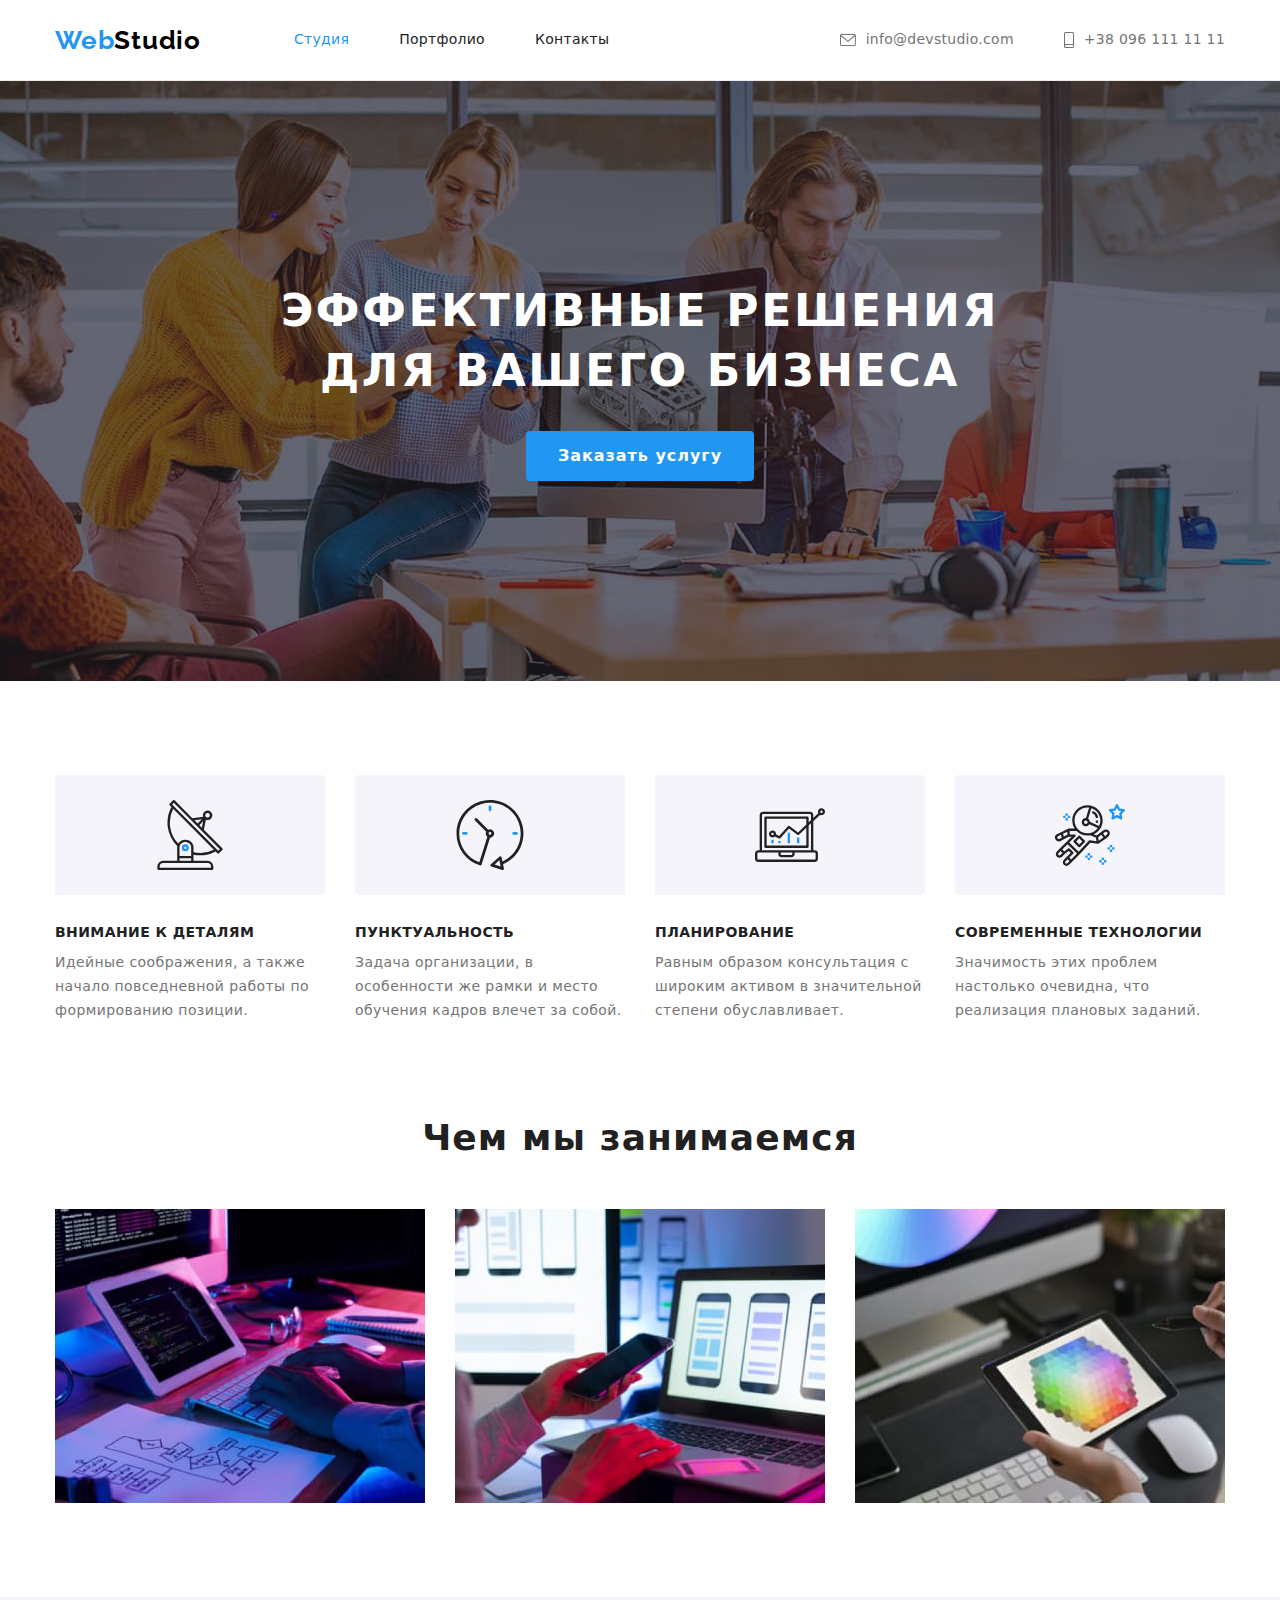
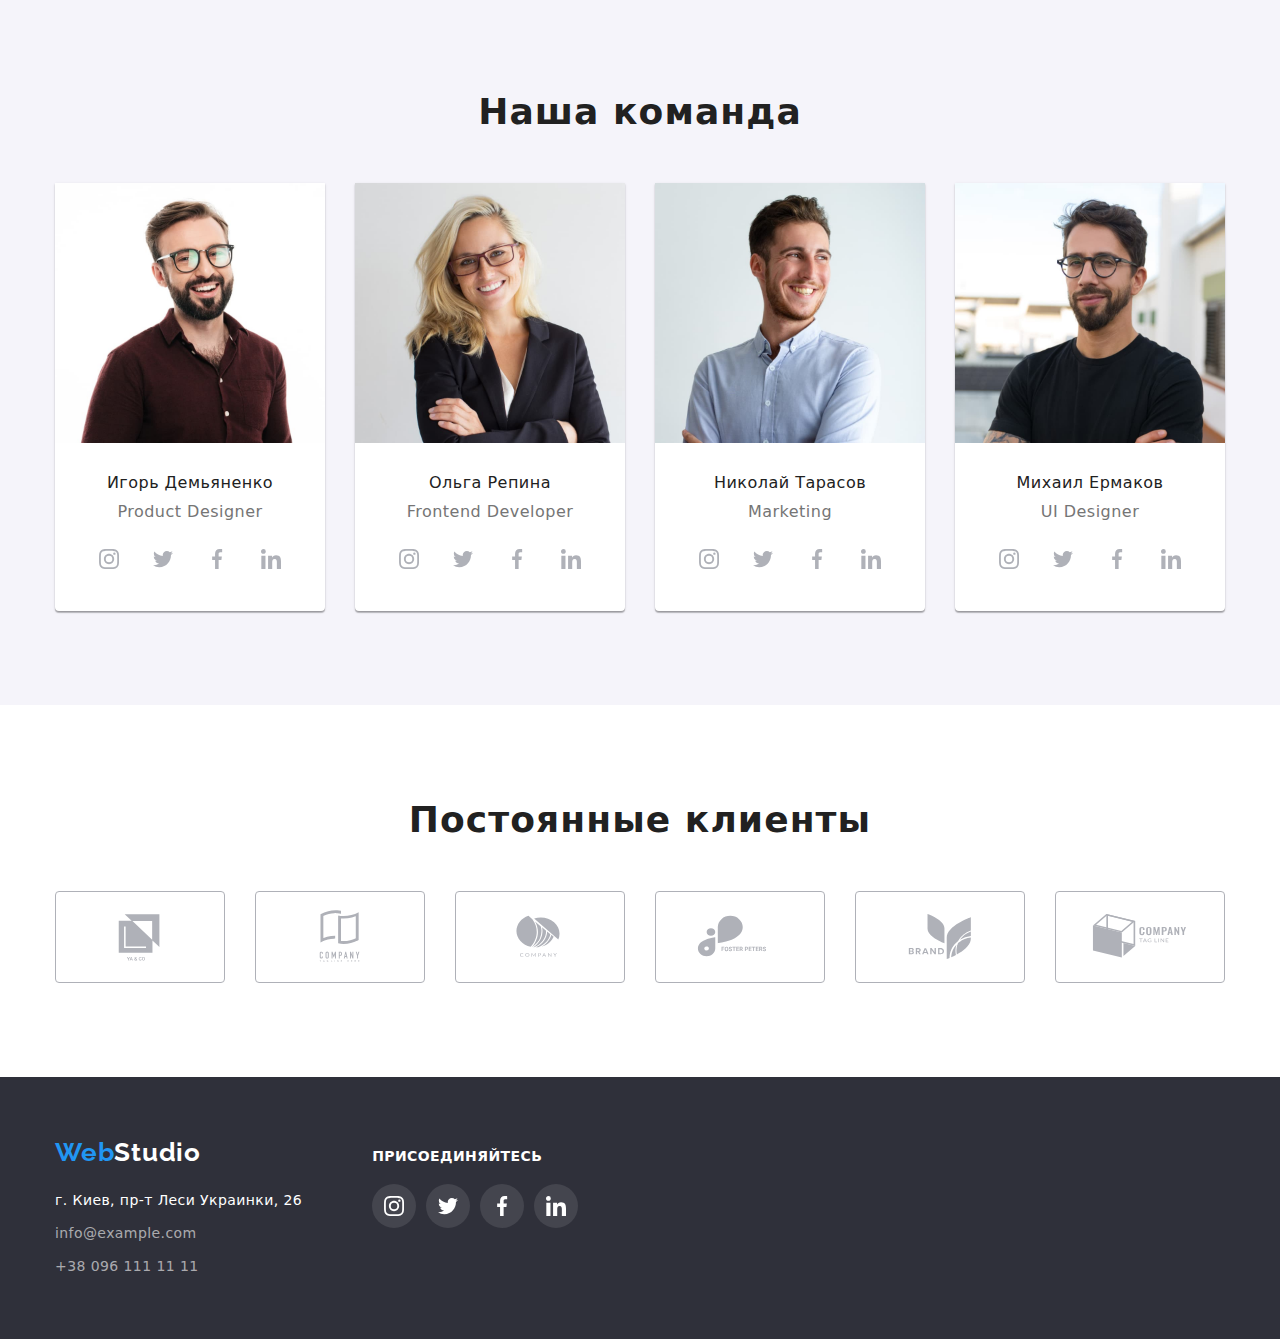
<file: index.html>
<!DOCTYPE html>
<html lang="ru">
<head>
    <meta charset="UTF-8">
    <meta http-equiv="X-UA-Compatible" content="IE=edge">
    <meta name="viewport" content="width=device-width, initial-scale=1.0">
    <link rel="preconnect" href="https://fonts.gstatic.com">
<link href="https://fonts.googleapis.com/css2?family=Raleway:wght@700&family=Roboto:wght@400;500;700;900&display=swap" rel="stylesheet">
<link rel="stylesheet" href="./css/style.css">
<link rel="stylesheet" href="https://cdnjs.cloudflare.com/ajax/libs/modern-normalize/1.0.0/modern-normalize.min.css">
    <title>Студия</title>
</head>
<body>
     <header>
        <div class="container navigation ">
       
                <nav>
                    <a href="#" aria-label="Страница WebStudio" class="logo"><span>Web</span>Studio</a>
                    <ul class="nav-items">
                        <li class="item"><a href="#" class="current-page">Студия</a></li>
                        <li class="item"><a href="./portfolio.html">Портфолио</a></li>
                        <li class="item"><a href="#">Контакты</a></li>
                        
                    </ul>
                </nav>
                <ul class="header-contacts">
                    <li class="item-contacts"> 
                        <a class="icon-link-header" href="mailto:info@devstudio.com"> <svg class="icon-header email"> <use href="./images/icon.svg#icon-envelope"></use></svg> </a> 
                        <a class="contacts-link-header" href="mailto:info@devstudio.com">info@devstudio.com</a>
                    </li>
                    <li class="item-contacts">
                        <a class="icon-link-header" href="tel:+380961111111"> <svg class="icon-header phone"> <use href="./images/icon.svg#icon-smartphone"></use></svg> </a> 
                        <a class="contacts-link-header" href="tel:+380961111111" >+38 096 111 11 11</a></li>
                </ul>                   
        
        </div>
    </header>
   
    <main>
    
            <!-- HERO -->
            
     <section class="hero">
        <div class="container">
        <h1>Эффективные решения <br> для вашего бизнеса</h1>
        <button type="button" class="btn-serves-reserved" >Заказать услугу</button>
        </div>
    </section>
    
      <!-- /HERO -->

      <!-- FEATURES -->
    
        <section class="features">
            <div class="container">
        <h2 class="visually-hidden">features</h2>  
       
    <ul class="features-list">
            <li class="feauters-list-item">
                <div class="icon-feauters">
                <svg  width="70" height="70" >
                    <use href="./images/icon.svg#icon-antenna" ></use>    
                </svg>
            </div>
            <h3>Внимание к деталям</h3>
            <p>Идейные соображения, а также начало повседневной работы по формированию позиции.</p>
        </li>
        <li class="feauters-list-item">
            <div class="icon-feauters">
                <svg  width="70" height="70" >
                    <use href="./images/icon.svg#icon-clock" ></use>    
                </svg>
            </div>
            <h3>Пунктуальность</h3>
            <p>Задача организации, в особенности же рамки и место обучения кадров влечет за собой.</p>
        </li>
        <li class="feauters-list-item">
            <div class="icon-feauters">
                <svg  width="70" height="70" >
                    <use href="./images/icon.svg#icon-diagram" ></use>    
                </svg>
            </div>
            <h3>Планирование</h3>
            <p>Равным образом консультация с широким активом в значительной степени обуславливает.</p>
        </li>
        <li class="feauters-list-item">
            <div class="icon-feauters">
                <svg  width="70" height="70" >
                    <use href="./images/icon.svg#icon-astronaut" ></use>    
                </svg>
            </div>
            <h3>Современные технологии</h3>
            <p>Значимость этих проблем настолько очевидна, что реализация плановых заданий.</p>
        </li>
    </ul>
        </div>
        </section>
        
            <!-- /FEATURES -->

            <!-- WHAT DO WE DO -->
   
        <section class="what-we-do">
            <div class="container"> 
                <h2>Чем мы занимаемся</h2>
            <ul class="what-we-do-cases">
                <li class="do-image"><img src="./images/box-1.jpg" alt="пишем код" width="370"></li>
                <li class="do-image"><img src="./images/box-2.jpg" alt="Разрабатываем приложения" width="370"></li>
                <li class="do-image"><img src="./images/box-3.jpg" alt="Оформляем красиво" width="370"></li>
            </ul>
            </div>
        </section>
    
     <!-- /WHAT DO WE DO -->

      <!-- OUR TEAM -->
  
           
    <section class="our-team-section">

    <div class="container">
        <h2>Наша команда</h2>
    
    <ul class="our-team-list">
        <li class="team-member">
            
            <img src="./images/img-1.jpg" alt="Игорь Демьяненко" width="270">
            <div class="wrapper-description">
                <h3>Игорь Демьяненко</h4>
                <p>Product Designer</p>
                <ul class="icon-social-links-wrapper">
                <li>
                <a href="#" class="social-link">
                <svg class="social-links-icon"  >
                    <use href="./images/icon.svg#icon-instagram" ></use>    
                </svg>
            </a>
                </li>
            <li>
            <a href="#" class="social-link">
                <svg class="social-links-icon"  >
                    <use href="./images/icon.svg#icon-twitter" ></use>    
                </svg>
            </a>
                </li>
            <li>
            <a href="#" class="social-link">
                <svg class="social-links-icon" >
                    <use href="./images/icon.svg#icon-facebook"></use>    
                </svg>
            </a>
                </li>
            <li>
            <a href="#" class="social-link">
                <svg class="social-links-icon" >
                    <use href="./images/icon.svg#icon-linkedin"></use>    
                </svg>
            </a>
             </li>
        </ul>
        </div>
        </li>
        <li class="team-member">
            <img src="./images/img-2.jpg" alt="Ольга Репина" width="270">
            <div class="wrapper-description">
                <h3>Ольга Репина</h4>
                <p>Frontend Developer</p>
                <ul class="icon-social-links-wrapper">
                    <li>
                    <a href="#" class="social-link">
                    <svg class="social-links-icon"  >
                        <use href="./images/icon.svg#icon-instagram" ></use>    
                    </svg>
                </a>
                    </li>
                <li>
                <a href="#" class="social-link">
                    <svg class="social-links-icon"  >
                        <use href="./images/icon.svg#icon-twitter" ></use>    
                    </svg>
                </a>
                    </li>
                <li>
                <a href="#" class="social-link">
                    <svg class="social-links-icon" >
                        <use href="./images/icon.svg#icon-facebook"></use>    
                    </svg>
                </a>
                    </li>
                <li>
                <a href="#" class="social-link">
                    <svg class="social-links-icon" >
                        <use href="./images/icon.svg#icon-linkedin"></use>    
                    </svg>
                </a>
                 </li>
            </ul>
            </div>
            
        </li>
        <li class="team-member">
            <img src="./images/img-3.jpg" alt="Николай Тарасов" width="270">
            <div class="wrapper-description">
                <h3>Николай Тарасов</h4>
                <p>Marketing</p>
                <ul class="icon-social-links-wrapper">
                    <li>
                    <a href="#" class="social-link">
                    <svg class="social-links-icon"  >
                        <use href="./images/icon.svg#icon-instagram" ></use>    
                    </svg>
                </a>
                    </li>
                <li>
                <a href="#" class="social-link">
                    <svg class="social-links-icon"  >
                        <use href="./images/icon.svg#icon-twitter" ></use>    
                    </svg>
                </a>
                    </li>
                <li>
                <a href="#" class="social-link">
                    <svg class="social-links-icon" >
                        <use href="./images/icon.svg#icon-facebook"></use>    
                    </svg>
                </a>
                    </li>
                <li>
                <a href="#" class="social-link">
                    <svg class="social-links-icon" >
                        <use href="./images/icon.svg#icon-linkedin"></use>    
                    </svg>
                </a>
                 </li>
            </ul>
            </div>
            
        </li>
        <li class="team-member">
            <img src="./images/img-4.jpg" alt="Михаил Ермаков" width="270">
            <div class="wrapper-description">
                <h3>Михаил Ермаков</h4>
                <p>UI Designer</p>
                <ul class="icon-social-links-wrapper">
                    <li>
                    <a href="#" class="social-link">
                    <svg class="social-links-icon"  >
                        <use href="./images/icon.svg#icon-instagram" ></use>    
                    </svg>
                </a>
                    </li>
                <li>
                <a href="#" class="social-link">
                    <svg class="social-links-icon"  >
                        <use href="./images/icon.svg#icon-twitter" ></use>    
                    </svg>
                </a>
                    </li>
                <li>
                <a href="#" class="social-link">
                    <svg class="social-links-icon" >
                        <use href="./images/icon.svg#icon-facebook"></use>    
                    </svg>
                </a>
                    </li>
                <li>
                <a href="#" class="social-link">
                    <svg class="social-links-icon" >
                        <use href="./images/icon.svg#icon-linkedin"></use>    
                    </svg>
                </a>
                 </li>
            </ul>
        </div>
        </li>
    </ul>
        </div>
    </section>
    
            <!-- /OUR TEAM -->      
    

            <!-- Regular customers-->
     
            <section class="regular-customers">
                <div class="container">
                <h2>Постоянные клиенты</h2>
               <ul class="regular-customers-list">
                   <li class="regular-client">
                       <a class="regular-client-link" href="#">
                           <svg class="client-logo">
                               <use href="./images/icon.svg#icon-logo"></use>
                           </svg>
                       </a>
                   </li>
                   <li class="regular-client">
                       <a class="regular-client-link"  href="#">
                           <svg class="client-logo">
                               <use href="./images/icon.svg#icon-logo-1"></use>
                           </svg>
                       </a>
                   </li>
                   <li class="regular-client">
                       <a class="regular-client-link" href="#">
                           <svg class="client-logo">
                               <use href="./images/icon.svg#icon-logo-2"></use>
                           </svg>
                       </a>
                   </li>
                   <li class="regular-client">
                       <a class="regular-client-link" href="#">
                           <svg class="client-logo">
                               <use href="./images/icon.svg#icon-logo-3"></use>
                           </svg>
                       </a>
                   </li>
                   <li class="regular-client">
                       <a class="regular-client-link" href="#">
                           <svg class="client-logo">
                               <use href="./images/icon.svg#icon-logo-4"></use>
                           </svg>
                       </a>
                   </li>
                   <li class="regular-client">
                       <a class="regular-client-link" href="#">
                           <svg class="client-logo">
                               <use href="./images/icon.svg#icon-logo-5"></use>
                           </svg>
                       </a>
                   </li>
               </ul>


                </div>
            </section>


            <!-- /Regular customers-->
        </main>
        
    
        <footer>
        <div class="container">
           <div class="wrapper-footer">
            <div> 
               <a href="#" aria-label="Страница WebStudio" class="logo">
                <span>Web</span><span>Studio</span></a>
    <address class="contacts">г. Киев, пр-т Леси Украинки, 26
        <a href="mailto:info@example.com">info@example.com</a>
        <a href="tel:+380961111111">+38 096 111 11 11</a>
    </address>
        </div>
        <div class="icon-social-links-footer">
        <h3>Присоединяйтесь</h3>
        <ul class="social-links-list-footer">
            <li class="social-link-icon-footer"><a href="#" class="social-link-footer">
                <svg class="social-links-icon"  >
                    <use href="./images/icon.svg#icon-instagram" ></use>    
                </svg>
            </a>
        </li>
            <li class="social-link-icon-footer">  <a href="#" class="social-link-footer">
                <svg class="social-links-icon"  >
                    <use href="./images/icon.svg#icon-twitter" ></use>    
                </svg>
            </a>
            </li>
            <li class="social-link-icon-footer"> <a href="#" class="social-link-footer">
                <svg class="social-links-icon" >
                    <use href="./images/icon.svg#icon-facebook"></use>    
                </svg>
            </a>
            </li>
            <li class="social-link-icon-footer"> <a href="#" class="social-link-footer">
                <svg class="social-links-icon" >
                    <use href="./images/icon.svg#icon-linkedin"></use>    
                </svg>
            </a>      
        </li>
        </ul>
                </div>
    </div>
        </footer>
    </div>
   
   

</body>
</html>
</file>
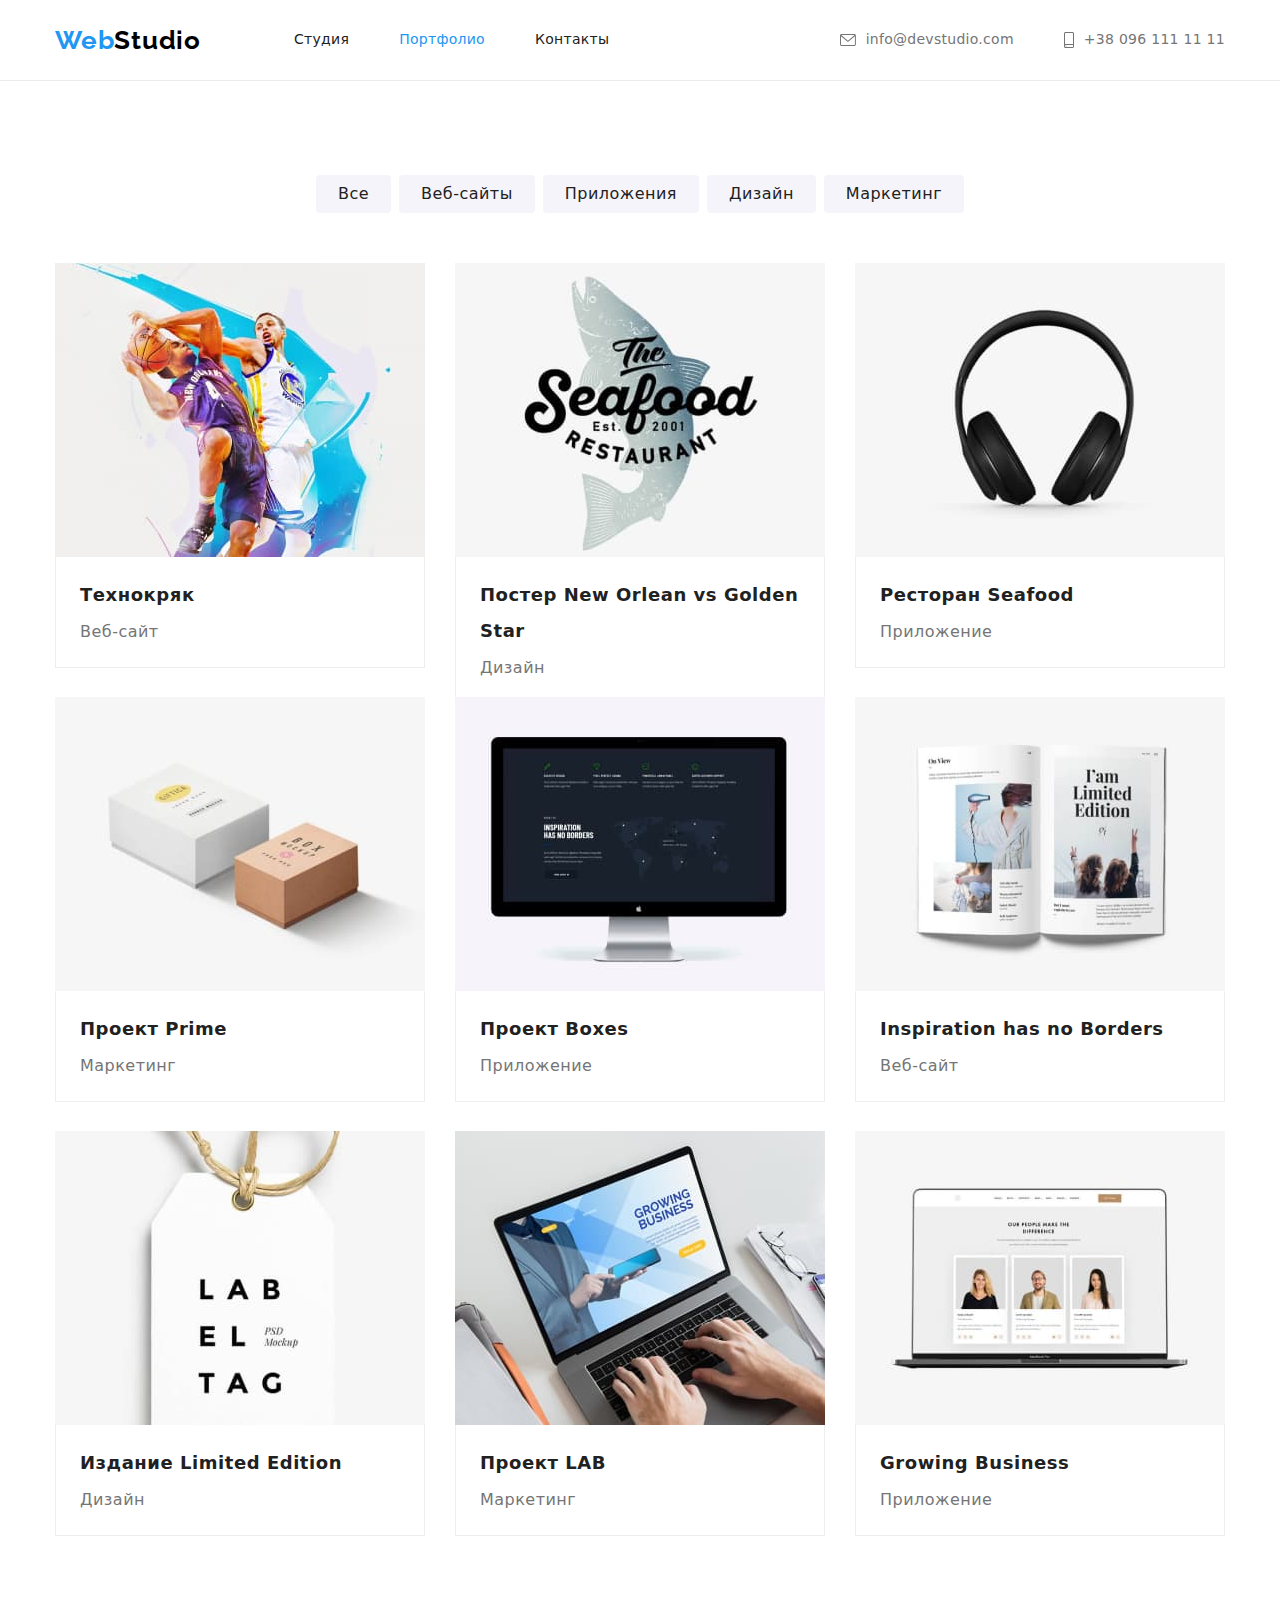
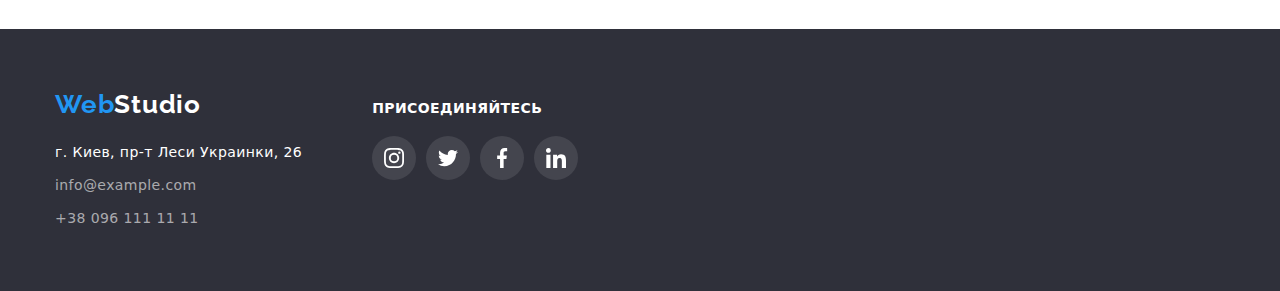
<file: portfolio.html>
<!DOCTYPE html>
<html lang="ru">
<head>
    <meta charset="UTF-8">
    <meta http-equiv="X-UA-Compatible" content="IE=edge">
    <meta name="viewport" content="width=device-width, initial-scale=1.0">
    <link rel="preconnect" href="https://fonts.gstatic.com">
<link href="https://fonts.googleapis.com/css2?family=Raleway:wght@700&family=Roboto:wght@400;500;700;900&display=swap" rel="stylesheet">
<link rel="stylesheet" href="./css/style.css">
<link rel="stylesheet" href="https://cdnjs.cloudflare.com/ajax/libs/modern-normalize/1.0.0/modern-normalize.min.css">
    <title>Портфолио</title>
</head>
<body>

    <header>
        <div class="container navigation ">
       
                <nav>
                    <a href="./index.html" aria-label="Страница WebStudio" class="logo"><span>Web</span>Studio</a>
                    <ul class="nav-items">
                        <li class="item"><a href="index.html" >Студия</a></li>
                        <li class="item"><a href="#" class="current-page">Портфолио</a></li>
                        <li class="item"><a href="#">Контакты</a></li>
                        
                    </ul>
                </nav>
                <ul class="header-contacts">
                    <li class="item-contacts"> 
                        <a class="icon-link-header" href="mailto:info@devstudio.com"> <svg class="icon-header email"> <use href="./images/icon.svg#icon-envelope"></use></svg> </a> 
                        <a class="contacts-link-header" href="mailto:info@devstudio.com">info@devstudio.com</a>
                    </li>
                    <li class="item-contacts">
                        <a class="icon-link-header" href="tel:+380961111111"> <svg class="icon-header phone"> <use href="./images/icon.svg#icon-smartphone"></use></svg> </a> 
                        <a class="contacts-link-header" href="tel:+380961111111" >+38 096 111 11 11</a></li>
                </ul>                       
        
        </div>
    </header>
        
    <main>

        <section class="portfolio">
        <div class="container">
        <!-- Фильтр -->
        <ul class="btn-filters">
            <li> <button type="button" class="btn-filter">Все</button></li>              
            <li> <button type="button" class="btn-filter">Веб-сайты</button></li>
            <li> <button type="button" class="btn-filter">Приложения</button></li>            
            <li> <button type="button" class="btn-filter">Дизайн</button></li>
            <li> <button type="button" class="btn-filter">Маркетинг</button></li>
        </ul>
   
 


<!-- Карточки проектов -->

<h2 class="visually-hidden">Projects Cards</h2>

    <ul class="projecrts-cards-list">
   
  
    <li class="projects-cards">
            <a class="project-link" href="#">
                <img class="img-list" src="./images/project-1.jpg" alt="Проект1" width="370">
                <div class="description-card-wrapper">
                <h3>Технокряк</h3>
                <p>Веб-сайт</p>
            </div>
            </a>
        </li>
        <li class="projects-cards">
            <a href="#">
                <img class="img-list" src="./images/project-2.jpg" alt="Проект2" width="370">
                <div class="description-card-wrapper">
                <h3>Постер New Orlean vs Golden Star</h3>
                <p>Дизайн</p>
            </div>
            </a>
        </li>
        <li class="projects-cards">
            <a href="#">
                <img class="img-list" src="./images/project-3.jpg" alt="Проект3" width="370">
                <div class="description-card-wrapper">
                <h3>Ресторан Seafood</h3>
                <p>Приложение</p>
            </div>
            </a>
        </li>
        <li class="projects-cards">
            <a href="#">
                <img class="img-list" src="./images/project-4.jpg" alt="Проект4" width="370">
                <div class="description-card-wrapper">
                <h3>Проект Prime</h3>
                <p>Маркетинг</p>
            </div>
            </a>
        </li>
        <li class="projects-cards">
            <a href="#">
                <img class="img-list" src="./images/project-5.jpg" alt="Проект5" width="370">
                <div class="description-card-wrapper">
                <h3>Проект Boxes</h3>
                <p>Приложение</p>
            </div>
            </a>
        </li>
        <li class="projects-cards">
            <a href="#">
                <img class="img-list" src="./images/project-6.jpg" alt="Проект6" width="370">
                <div class="description-card-wrapper">
                <h3>Inspiration has no Borders</h3>
                <p>Веб-сайт</p>
            </div>
            </a>
        </li>
        <li class="projects-cards">
            <a href="#">
                <img class="img-list" src="./images/project-7.jpg" alt="Проект7" width="370">
                <div class="description-card-wrapper">
                <h3>Издание Limited Edition</h3>
                <p>Дизайн</p>
            </div>
            </a>
        </li>
        <li class="projects-cards">
            <a href="#">
                <img class="img-list" src="./images/project-8.jpg" alt="Проект8" width="370">
            <div class="description-card-wrapper">
                <h3>Проект LAB</h3>
                <p>Маркетинг</p>
            </div>
            </a>
        </li>
        <li class="projects-cards">
            <a href="#">
                <img class="img-list" src="./images/project-9.jpg" alt="Проект9" width="370">
            <div class="description-card-wrapper">
                <h3>Growing Business</h3>
                <p>Приложение</p>
            </div>
            </a>
        </li>
    </ul>
</div>
</section>

    </main>

    <footer>
        <div class="container">
           <div class="wrapper-footer">
            <div> 
               <a href="./index.html" aria-label="Страница WebStudio" class="logo">
                <span>Web</span><span>Studio</span></a>
    <address class="contacts">г. Киев, пр-т Леси Украинки, 26
        <a href="mailto:info@example.com">info@example.com</a>
        <a href="tel:+380961111111">+38 096 111 11 11</a>
    </address>
        </div>
        <div class="icon-social-links-footer">
        <h3>Присоединяйтесь</h3>
        <ul class="social-links-list-footer">
            <li class="social-link-icon-footer"><a href="#" class="social-link-footer">
                <svg class="social-links-icon"  >
                    <use href="./images/icon.svg#icon-instagram" ></use>    
                </svg>
            </a>
        </li>
            <li class="social-link-icon-footer">  <a href="#" class="social-link-footer">
                <svg class="social-links-icon"  >
                    <use href="./images/icon.svg#icon-twitter" ></use>    
                </svg>
            </a>
            </li>
            <li class="social-link-icon-footer"> <a href="#" class="social-link-footer">
                <svg class="social-links-icon" >
                    <use href="./images/icon.svg#icon-facebook"></use>    
                </svg>
            </a>
            </li>
            <li class="social-link-icon-footer"> <a href="#" class="social-link-footer">
                <svg class="social-links-icon" >
                    <use href="./images/icon.svg#icon-linkedin"></use>    
                </svg>
            </a>      
        </li>
        </ul>
                </div>
    </div>
        </footer>
        
</div>

</body>
</html>
</file>
<file: css/style.css>
/* background: #FFFFFF;
color WEB, font header active, background btn: #2196F3;
color STUDIO, HERO, adress  #000000;
color font header still, h2,h3: #212121;
color tel.header, p: #757575;
color email, tel. footer: rgba(255, 255, 255, 0.6); */


/* Main */

:root {
    --background-color: #ffffff;
    --background-secondary: #2F303A;
    --background-hero: rgba(47, 48, 58, 0.4);
    --bg-hero: #C4C4C4;
    --bg-icon-footer:rgba(255, 255, 255, 0.1);
    --fill: #2196F3;
    --bottom-line-header: #ECECEC;
    --main-text:#757575;
    --spacial-text: #000000;
    --text-h:  #212121;
    --background-btn-still: #F5F4FA;
    --icon-still: #AFB1B8;
    --boarder-cards: #EEEEEE;
    
}
html {
   
    box-sizing: border-box;
}

h1,
h2,
h3,
h4,
h5,
h6,
p,
ul {
    margin: 0;
    padding: 0;
}

a:focus {
    outline: 1px dashed var(--bottom-line-header);
}

body {
    margin: 0 auto;

    font-family: 'Roboto', sans-serif;
    font-weight: 400;
    font-style: normal;
    letter-spacing: 0.03em;
    font-size: 14px;
    line-height: 1.71;
    color: var(--main-text);
    background-color: var(--background-color);
}

.container {
    width: 1200px;
    padding-left: 15px;
    padding-right: 15px;
    margin: 0 auto;
        
}
a {
    font-family: inherit;
    text-decoration: none;
    color: var(--main-text);
}
 
a:hover,
a:focus {
    
    color: var(--fill);
}

li {
    list-style-type: none;
}

button {
    cursor: pointer;
}

.visually-hidden {
    position: absolute;
    width: 1px;
    height: 1px;
    margin: -1px;
    border: 0;
    padding: 0;
    
    white-space: nowrap;
    clip-path: inset(100%);
    clip: rect(0 0 0 0);
    overflow: hidden;
  }

  h2 {

    text-align: center;
    font-weight: 700;
    font-size: 36px;
    line-height: 1.17;
    letter-spacing: 0.03em;
    
    color: var(--text-h);
  }
/* Logo */

a.logo {
    font-family: 'Raleway', sans-serif ;
    font-weight: 700;
    font-size: 26px;
    line-height: 1.19;
    letter-spacing: 0.03em;

    color: var(--spacial-text);
    margin-right: 93px;
}

.logo span {

    color: var(--fill);
}

/* Header */

header {
    
    border-bottom: 1px solid;    
    border-color: var(--bottom-line-header);
}

.navigation {
    display: flex;
    align-items: center;
}
   
nav {
    display: flex;
    align-items: center;
    
}
.nav-items .item:not(:last-child) {

    margin-right: 50px;
}

.nav-items  {
    display: flex;
}
.nav-items .item a {
    display: block;
    padding-top: 32px;
    padding-bottom: 32px;
    color: var(--text-h);
    
}

.nav-items .item .current-page {
    color: var(--fill);
}

.icon-header {

    margin-right: 10px;
    fill: var(--main-text);
}
.item-contacts .email{
   
    width: 16px;
    height: 12px;
   
}

.item-contacts .phone {

    width: 10px;
    height: 16px;
}

.item-contacts:hover .icon-header {

    fill:var(--fill);
}

.icon-link-header:focus .icon-header {

    fill:var(--fill);
}

.icon-link-header {
    display: flex;
    justify-content: center;
    align-items: center;
}

.item-contacts:hover .contacts-link-header {

    color: var(--fill);
}

.item-contacts:focus .contacts-link-header {

    color: var(--fill);
}
.icon-link-header:hover .contacts-link-header {
  
    color: var(--fill);
}

.header-contacts {
    display: flex;
    margin-left: auto;
    justify-content: center;
    align-items: center;
} 


.header-contacts {
    font-weight: 500;
    font-size: 14px;
    line-height: 1.14;
    letter-spacing: 0.02em;

    color: var(--main-text);
}

.header-contacts .item-contacts + .item-contacts{

    margin-left: 50px;
}

nav .nav-items .item {
    
    font-weight: 500;
    font-size: 14px;
    letter-spacing: 0.02em;
    line-height: 1.14;
   
}

.item-contacts {
    display: flex;
    justify-content: center;
    align-items: center;
 }

/* Hero */

.hero {
    max-width: 1600px;
    min-height: 600px;
    margin: 0 auto;
    
    
    background-image: linear-gradient(to right, 
    var(--background-hero), 
    var(--background-hero)), 
    url(../images/img-hero.jpg);
    background-repeat: no-repeat;
    background-position: center;
    background-size: cover;
    background-color: var(--bg-hero);
    text-align: center;
    padding: 200px 0;;
    
}
.hero h1{
    margin-bottom: 30px;
    font-size: 44px;
    line-height: 1.36;
    text-align: center;
    letter-spacing: 0.06em;
    text-transform: uppercase;

    color: var(--background-color);
}



.btn-serves-reserved {
    padding: 10px 32px;
    min-height: 50px;
    min-width: 200px;
    border: 0 solid;
    border-radius: 4px;

    font-family: inherit;
    font-weight: 700;
    font-size: 16px;
    line-height: 1.87;
    align-items: center;
    text-align: center;
    letter-spacing: 0.06em;
   
    color: var(--background-color);
    background-color: var(--fill);

} 

/* Features */

.features {
    
    padding-bottom: 94px;
    padding-top: 94px;
    
}
 .features-list {

    display: flex;
 }


.features-list h3 {
    margin-bottom: 10px;
    font-weight: 700;
    font-size: 14px;
    line-height: 1.14;
    letter-spacing: 0.03em;
    text-transform: uppercase;

    color: var(--text-h);
}

.feauters-list-item {
    width: 270px;
}       
.feauters-list-item:not(:last-child) {
    
    margin-right: 30px;
}

.features-list p {

    font-weight: normal;
    font-size: 14px;
    line-height: 1.71;
    letter-spacing: 0.03em;

    color: var(--main-text);
}

.feauters-list-item .icon-feauters {
    display: flex;
    justify-content: center;
    align-items: center;
    width: 270px;
    height: 120px;
    margin-bottom: 30px;
    background-color: var(--background-btn-still);
    border-radius: 4px;
}

/* WHAT DO WE DO */

.what-we-do {
    
    padding-bottom: 94px;
    
}

img {
    display: block;
}

.do-image + .do-image {
    
    margin-left: 30px;
}
.what-we-do h2 {
    margin-bottom: 50px;

}

.what-we-do-cases {
    display: flex;
    justify-content: center;
    
}

/* OUR TEAM  */

.our-team-section {
    padding-top: 94px;
    padding-bottom: 94px;
    background-color: var(--background-btn-still);
}

.our-team-section h2 {

    margin-bottom: 50px;
    
}

.our-team-list {

    display: flex;
    justify-content: center;
}

.team-member + .team-member {

    margin-left: 30px;
    
}

.wrapper-description {

    padding-top: 30px;
    padding-bottom: 30px;
    text-align: center;
}

.our-team-list h3 {

    display: block;
    margin-bottom: 10px;

    font-weight: 500;
    font-size: 16px;
    line-height: 1.19;
    letter-spacing: 0.03em;

    color: var(--text-h);
}

.our-team-list p {

    display: block;
   
    font-weight: normal;
    font-size: 16px;
    line-height: 1.19;
    letter-spacing: 0.03em;

    color: var(--main-text);
}

.team-member {
    width: 270px;
    text-align: center;
    background-color: var(--background-color);
    border-radius: 0px 0px 4px 4px;
    box-shadow: 0px 1px 3px rgba(0, 0, 0, 0.12), 0px 1px 1px rgba(0, 0, 0, 0.14), 0px 2px 1px rgba(0, 0, 0, 0.2);
}

.icon-social-links-wrapper {

    display: flex;
    align-items: center;
    justify-content: space-between;
    margin-top: 16px;
    padding-left: 32px;
    padding-right: 32px;
}

.social-link {
    width: 44px;
    height: 44px;
    display: flex;
    justify-content: center;
    align-items: center;
    border-radius: 50%;
           
}

.social-links-icon {

    width: 20px;
    height: 20px;
    fill: var(--icon-still);

}

.social-link:hover,
.social-link:focus {
    background-color: var(--fill) ;
        
}
.social-link:hover .social-links-icon {

    fill: var(--background-color);
}

.social-link:focus .social-links-icon {

    fill: var(--background-color);
}

/* Regular customers */

.regular-customers{

    padding-top: 94px;
    padding-bottom: 94px;
}
.regular-customers h2 {

    margin-bottom: 50px;
           
}

.regular-customers-list {

    display: flex;
    justify-content: center;
    align-items: center;
}

.regular-client {

    width: 170px;
    height: 92px;
    
}

.regular-client + .regular-client {

    margin-left: 30px;
}

.regular-client-link {

    display: flex;
    justify-content: center;
    align-items: center;
    width: 170px;
    height: 92px;
    border: 1px solid var(--icon-still);
    box-sizing: border-box;
    border-radius: 4px;
}
.client-logo {
    
    width: 106px;
    height: 60px;
    fill: var(--icon-still);
}
.regular-client-link:hover .client-logo  {

    fill: var(--fill);
  
}

.regular-client-link:focus .client-logo  {

    fill: var(--fill);
  
}

.regular-client-link:hover,
.regular-client-link:focus {

     border: 1px solid var(--fill);

}
/* Footer */

footer {
    display: flex;
    background-color: var(--background-secondary);
}

.wrapper-footer {

    display: flex;
    padding-top: 60px;
    padding-bottom: 60px;
    align-items: baseline;
}
address {
    margin-top: 20px;
    font-style: normal;
    font-size: 14px;
    line-height: 1.71;

    color: var(--background-color);
}
.logo span:nth-child(2) {

    color: var(--background-color);
}

.contacts a {
    display: block;
    margin-top: 9px;

    color: rgba(255, 255, 255, 0.6);
   
}

.icon-social-links-footer h3{

    margin-bottom: 20px;

    font-weight: 700;
    font-size: 14px;
    line-height: 16px;
    letter-spacing: 1,14;
    text-transform: uppercase;
    color: var(--background-color);
}

.icon-social-links-footer {
    
        margin-left: 70px;
}

.social-links-list-footer {

    display: flex;
    flex-wrap: nowrap;
}
.social-link-footer {

    display: flex;
    justify-content: center;
    align-items: center;
    width: 44px;
    height: 44px;
    border-radius: 50%;
    background: var(--bg-icon-footer);
}

.social-link-footer svg {

    fill: var(--background-color);
}
.social-link-icon-footer  + .social-link-icon-footer {

    padding-left: 10px;
}

.social-link-icon-footer:hover .social-link-footer {

    background-color: var(--fill);
}

.social-link-footer:focus {

    background-color: var(--fill);
}
/* Portfolio */

.portfolio {
    padding-top: 94px;
    padding-bottom: 94px;
}

.btn-filters {

    display: flex;
    margin-bottom: 50px;
    justify-content: center;
}

.btn-filters li+li {
    margin-left: 8px;
}

.btn-filter {
    
    
    padding: 6px 22px;
    min-width: 128px;
    min-width: 38px;

    border: 0px;
    border-radius: 4px;
    

    font-family: inherit;
    font-weight: 500;
    font-size: 16px;
    line-height: 1.62;
    text-align: center;
    letter-spacing: 0.03em;

    color: var(--text-h);
    background-color: var(--background-btn-still);
}

.btn-filter  {
   

/* не получилось приметь псевдокас :not(:first-child) */
}
.btn-filter:hover,
.btn-filter:focus {
    
    color: var(--background-color);
    background-color: var(--fill);
    box-shadow: 0px 3px 1px rgba(0, 0, 0, 0.1), 0px 1px 2px rgba(0, 0, 0, 0.08), 0px 2px 2px rgba(0, 0, 0, 0.12);
}

.projecrts-cards-list h3 {

    margin-bottom: 4px;

    font-weight: 700;
    font-size: 18px;
    line-height: 2;
    letter-spacing: 0.03em;

    color: var(--text-h);
}

.projecrts-cards-list p {
    
    font-weight: 400;
    font-size: 16px;
    line-height: 1.87;
    letter-spacing: 0.03em;
    
    color: var(--main-text);
}

.projecrts-cards-list {
    margin: -15px;
    display: flex;
    flex-wrap: wrap;
    justify-content: center;
}

.projecrts-cards-list .projects-cards {
    margin: 15px;
    width: 370px;
    height: 404px;
    
}

.projects-cards:hover,
.projects-cards:focus {

    box-shadow: 0px 1px 1px rgba(0, 0, 0, 0.12), 0px 4px 4px rgba(0, 0, 0, 0.06), 1px 4px 6px rgba(0, 0, 0, 0.16);
}


.description-card-wrapper {
    
    padding: 20px 24px;
    border-left: 1px solid var(--boarder-cards);
    border-right: 1px solid var(--boarder-cards);
    border-bottom: 1px solid var(--boarder-cards);
}
</file>
